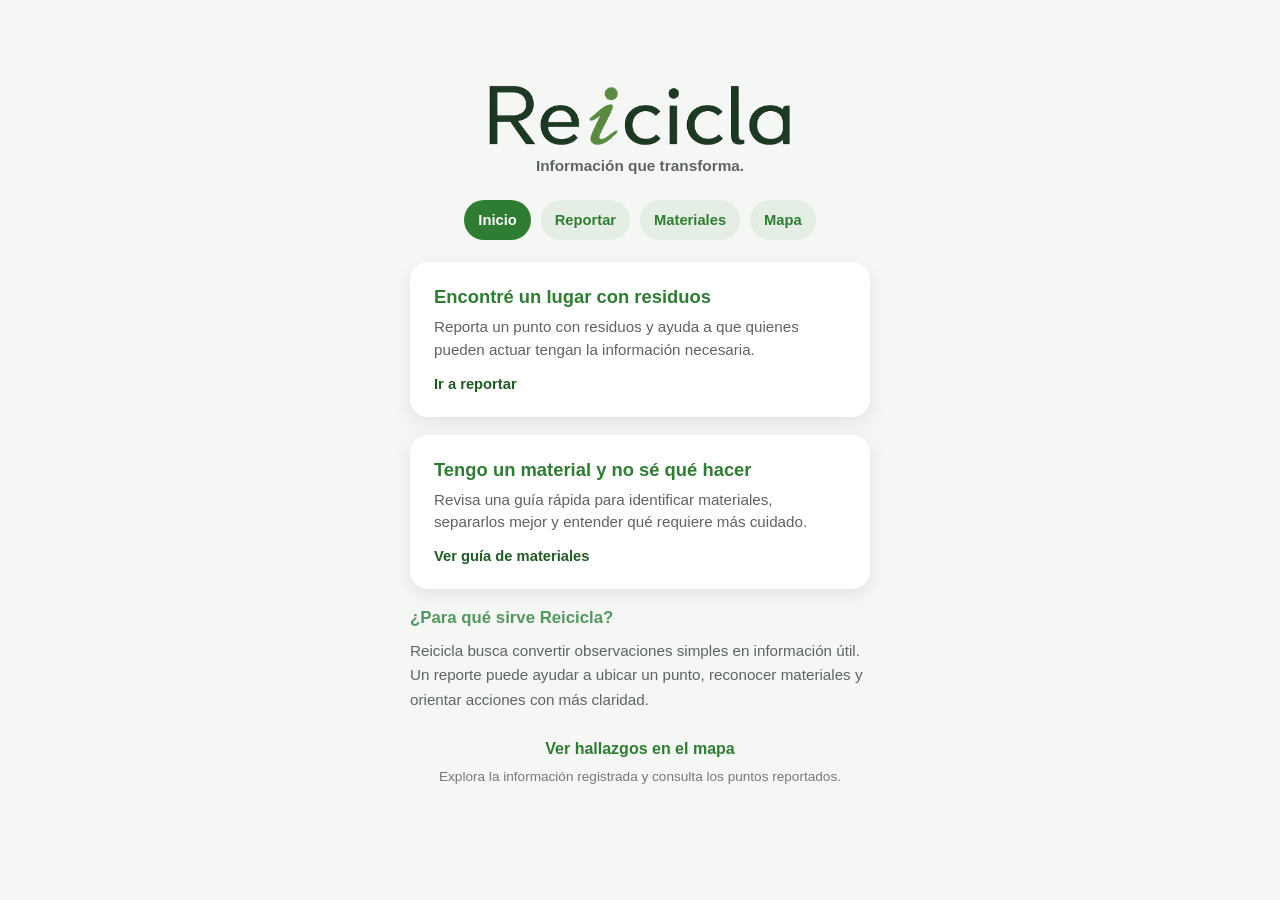
<file: index.html>
<!DOCTYPE html>
<html lang="es">
<head>
  <meta charset="UTF-8">
  <meta name="viewport" content="width=device-width, initial-scale=1.0">
  <title>Reicicla | Información que transforma</title>

  <link rel="icon" href="reicicla-favicon.svg" type="image/svg+xml">
<link rel="icon" href="reicicla-favicon.png" type="image/png">
<link rel="icon" href="reicicla-favicon.ico" type="image/x-icon">
<link rel="apple-touch-icon" href="reicicla-favicon.png">
<meta name="theme-color" content="#143d1f">
  
  <link rel="stylesheet" href="style.css">
</head>
<body>
  <main class="page">
    <div class="container">
      <header class="site-header">
        <img
          class="brand-logo"
          src="reicicla-logo.png"
          alt="Reicicla"
          width="320"
          height="96"
        >
        <h1 class="sr-only">Reicicla</h1>
        <h2 class="site-subtitle">Información que transforma.</h2>
      </header>

      <nav class="quick-nav" aria-label="Navegación principal">
        <a class="quick-link" href="index.html" aria-current="page">Inicio</a>
        <a class="quick-link" href="reportar.html">Reportar</a>
        <a class="quick-link" href="materiales.html">Materiales</a>
        <a class="quick-link" href="reportes.html">Mapa</a>
      </nav>

      <section class="actions" aria-label="Acciones principales">
        <a class="card" href="reportar.html">
          <div class="title">Encontré un lugar con residuos</div>
          <div class="description">
            Reporta un punto con residuos y ayuda a que quienes pueden actuar tengan la información necesaria.
          </div>
          <span class="card-link-text">Ir a reportar</span>
        </a>

        <a class="card" href="materiales.html">
          <div class="title">Tengo un material y no sé qué hacer</div>
          <div class="description">
            Revisa una guía rápida para identificar materiales, separarlos mejor y entender qué requiere más cuidado.
          </div>
          <span class="card-link-text">Ver guía de materiales</span>
        </a>
      </section>

      <section class="purpose-box" aria-labelledby="purpose-title">
        <h3 id="purpose-title">¿Para qué sirve Reicicla?</h3>
        <p>
          Reicicla busca convertir observaciones simples en información útil. Un reporte puede ayudar a ubicar un punto, reconocer materiales y orientar acciones con más claridad.
        </p>
      </section>

      <section class="map-access" aria-label="Acceso secundario">
        <a class="secondary-link strong-link" href="reportes.html">Ver hallazgos en el mapa</a>
        <p>Explora la información registrada y consulta los puntos reportados.</p>
      </section>

      <footer class="footer">
        <p></p>
      </footer>
    </div>
  </main>
</body>
</html>
</file>
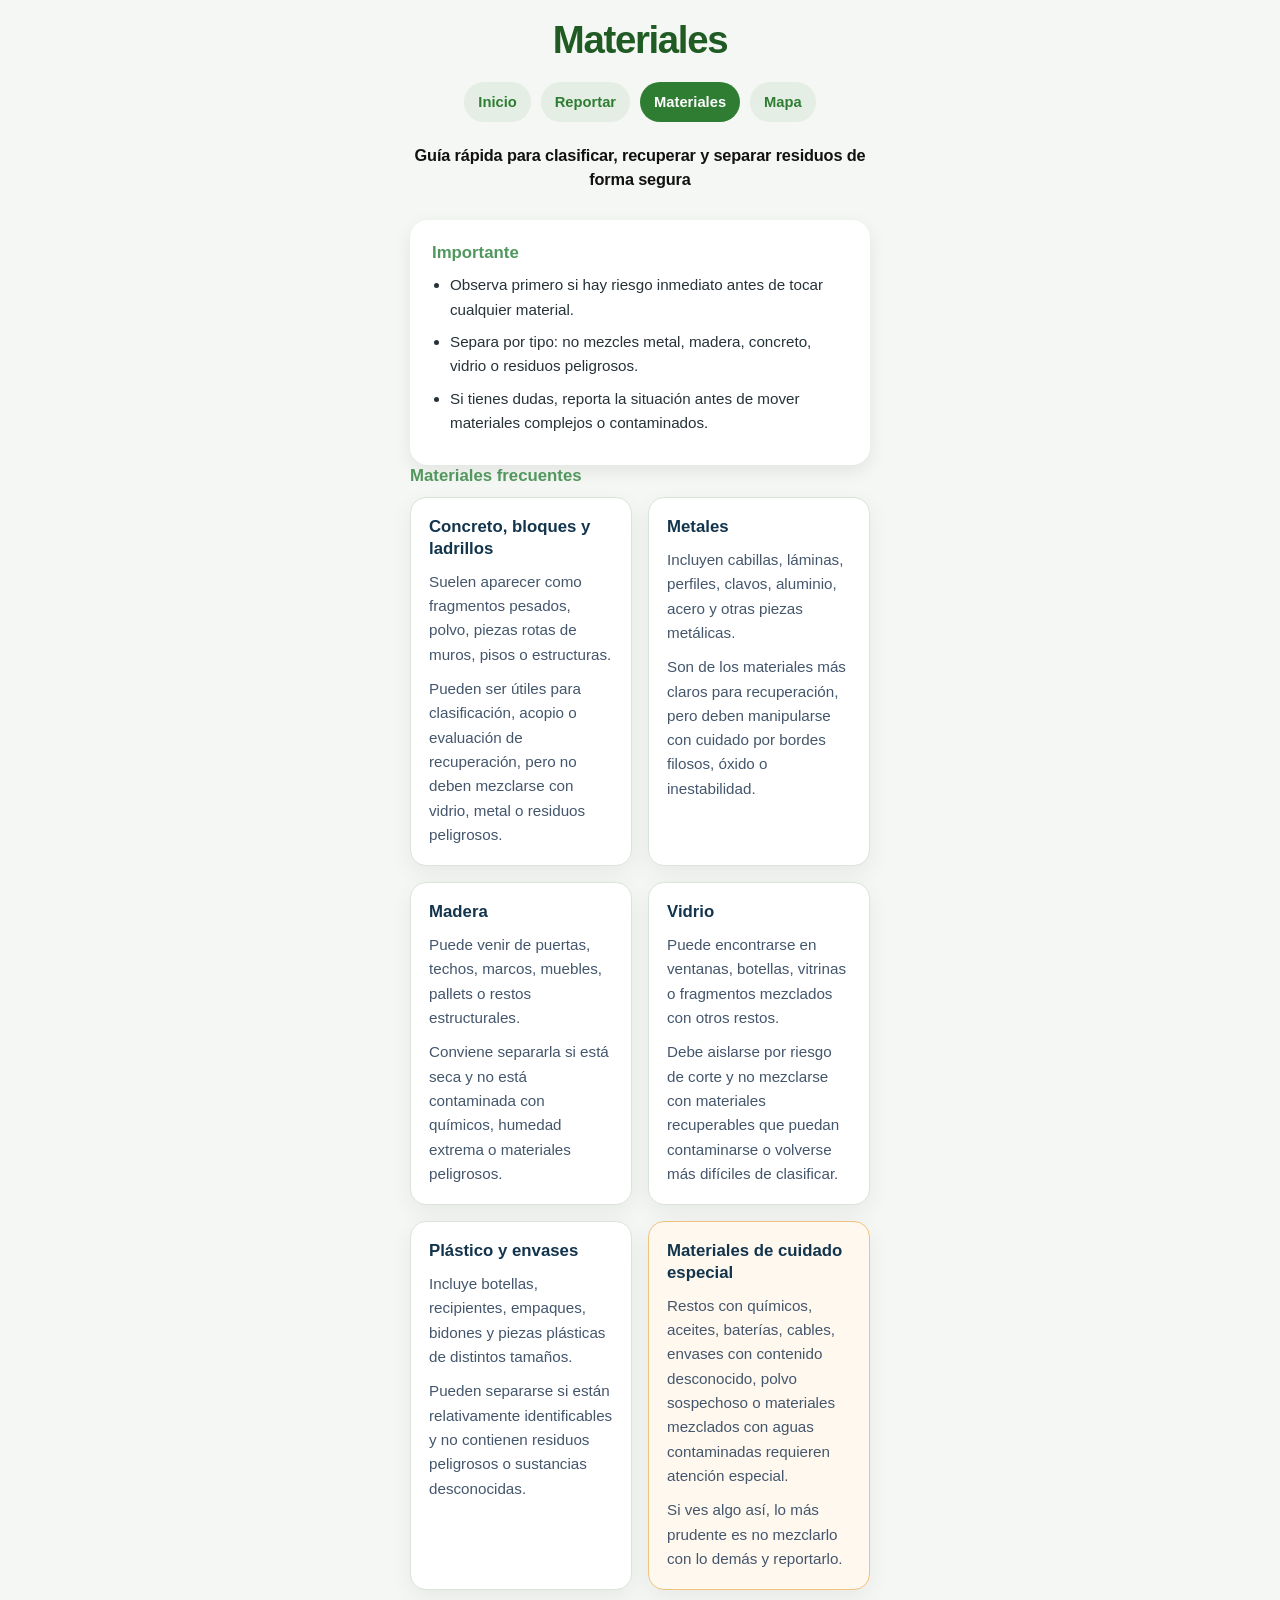
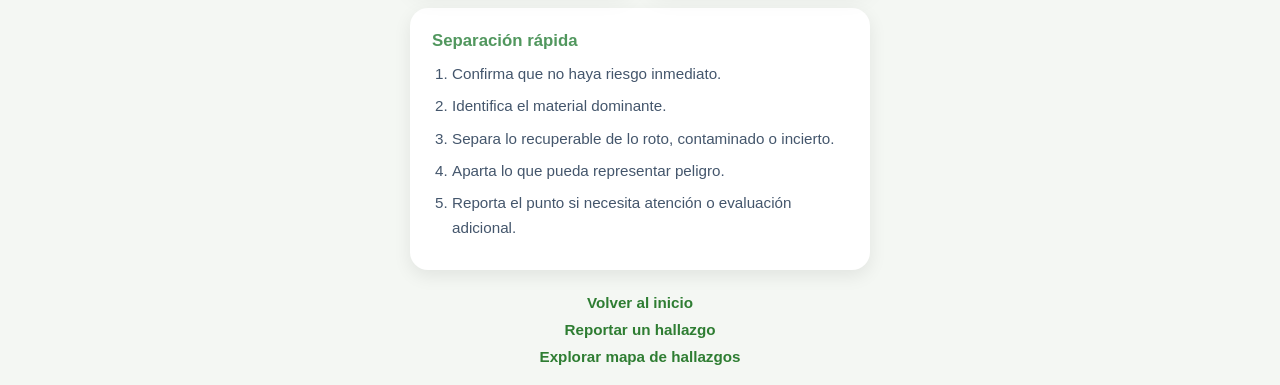
<file: materiales.html>
<!DOCTYPE html>
<html lang="es">
<head>
  <meta charset="UTF-8">
  <meta name="viewport" content="width=device-width, initial-scale=1.0">
  <title>Reicicla | Materiales</title>
  <link rel="stylesheet" href="style.css">
</head>

<body>
  <main class="page">
    <div class="container">
      <header class="site-header">
        <h1>Materiales</h1>
      </header>

      <nav class="quick-nav" aria-label="Navegación principal">
        <a class="quick-link" href="index.html">Inicio</a>
        <a class="quick-link" href="reportar.html">Reportar</a>
        <a class="quick-link" href="materiales.html" aria-current="page">Materiales</a>
        <a class="quick-link" href="reportes.html">Mapa</a>
      </nav>

      <section class="hero" aria-labelledby="materiales-title">
        <h2>
          Guía rápida para clasificar, recuperar y separar residuos de forma segura
        </h2>
      </section>

      <section class="info-box" aria-labelledby="como-usar-title">
        <h3 id="como-usar-title">Importante</h3>
        <ul>
          <li>Observa primero si hay riesgo inmediato antes de tocar cualquier material.</li>
          <li>Separa por tipo: no mezcles metal, madera, concreto, vidrio o residuos peligrosos.</li>
          <li>Si tienes dudas, reporta la situación antes de mover materiales complejos o contaminados.</li>
        </ul>
      </section>

      <section aria-labelledby="tipos-title">
        <h3 id="tipos-title" class="section-title">Materiales frecuentes</h3>

        <div class="materials-grid">
          <div class="material-card">
            <h4>Concreto, bloques y ladrillos</h4>
            <p>
              Suelen aparecer como fragmentos pesados, polvo, piezas rotas de muros, pisos o estructuras.
            </p>
            <p>
              Pueden ser útiles para clasificación, acopio o evaluación de recuperación, pero no deben mezclarse con vidrio, metal o residuos peligrosos.
            </p>
          </div>

          <div class="material-card">
            <h4>Metales</h4>
            <p>
              Incluyen cabillas, láminas, perfiles, clavos, aluminio, acero y otras piezas metálicas.
            </p>
            <p>
              Son de los materiales más claros para recuperación, pero deben manipularse con cuidado por bordes filosos, óxido o inestabilidad.
            </p>
          </div>

          <div class="material-card">
            <h4>Madera</h4>
            <p>
              Puede venir de puertas, techos, marcos, muebles, pallets o restos estructurales.
            </p>
            <p>
              Conviene separarla si está seca y no está contaminada con químicos, humedad extrema o materiales peligrosos.
            </p>
          </div>

          <div class="material-card">
            <h4>Vidrio</h4>
            <p>
              Puede encontrarse en ventanas, botellas, vitrinas o fragmentos mezclados con otros restos.
            </p>
            <p>
              Debe aislarse por riesgo de corte y no mezclarse con materiales recuperables que puedan contaminarse o volverse más difíciles de clasificar.
            </p>
          </div>

          <div class="material-card">
            <h4>Plástico y envases</h4>
            <p>
              Incluye botellas, recipientes, empaques, bidones y piezas plásticas de distintos tamaños.
            </p>
            <p>
              Pueden separarse si están relativamente identificables y no contienen residuos peligrosos o sustancias desconocidas.
            </p>
          </div>

          <div class="material-card material-card-alert">
            <h4>Materiales de cuidado especial</h4>
            <p>
              Restos con químicos, aceites, baterías, cables, envases con contenido desconocido, polvo sospechoso o materiales mezclados con aguas contaminadas requieren atención especial.
            </p>
            <p>
              Si ves algo así, lo más prudente es no mezclarlo con lo demás y reportarlo.
            </p>
          </div>
        </div>
      </section>

      <section class="checklist-box" aria-labelledby="separacion-title">
        <h3 id="separacion-title">Separación rápida</h3>
        <ol>
          <li>Confirma que no haya riesgo inmediato.</li>
          <li>Identifica el material dominante.</li>
          <li>Separa lo recuperable de lo roto, contaminado o incierto.</li>
          <li>Aparta lo que pueda representar peligro.</li>
          <li>Reporta el punto si necesita atención o evaluación adicional.</li>
        </ol>
      </section>


      <nav class="page-links" aria-label="Navegación secundaria">
        <a class="secondary-link" href="index.html">Volver al inicio</a>
        <a class="secondary-link" href="reportar.html">Reportar un hallazgo</a>
        <a class="secondary-link" href="reportes.html">Explorar mapa de hallazgos</a>
      </nav>
    </div>
  </main>
</body>
</html>
</file>
<file: style.css>
* {
  margin: 0;
  padding: 0;
  box-sizing: border-box;
}


:root {
  --bg: #f4f7f3;
  --surface: #ffffff;
  --surface-soft: #f9fcf8;
  --text: #263238;
  --muted: #5f6368;
  --muted-light: #777777;
  --primary: #2e7d32;
  --primary-dark: #1f5b23;
  --primary-soft: #81c784;
  --border: #dbe4da;
  --shadow: 0 6px 18px rgba(0, 0, 0, 0.08);
  --radius: 18px;
}


html {
  font-size: 16px;
}


body {
  font-family: -apple-system, BlinkMacSystemFont, "Segoe UI", Roboto, sans-serif;
  background: var(--bg);
  color: var(--text);
  min-height: 100vh;
}


.page {
  min-height: 100vh;
  display: flex;
  justify-content: center;
  align-items: center;
  padding: 20px;
}


.container {
  width: 100%;
  max-width: 420px;
}


.container-wide {
  max-width: 860px;
}


.site-header {
  text-align: center;
  margin-bottom: 18px;
}


.brand-logo {
  display: block;
  width: min(100%, 320px);
  height: auto;
  margin: 0 auto 2px;
}


h1 {
  font-size: clamp(1.9rem, 1.7rem + 0.9vw, 2.4rem);
  font-weight: 600;
  line-height: 1.05;
  letter-spacing: -0.035em;
  color: var(--primary-dark);
  text-align: center;
  margin: 0 0 6px;
}


.sr-only {
  position: absolute;
  width: 1px;
  height: 1px;
  margin: -1px;
  padding: 0;
  overflow: hidden;
  clip: rect(0, 0, 0, 0);
  clip-path: inset(50%);
  white-space: nowrap;
  border: 0;
}


.site-subtitle {
  margin-top: 2px;
  color: var(--muted);
  font-size: 0.96rem;
  line-height: 1.6;
}


.page-header {
  text-align: center;
  margin-bottom: 20px;
}


.page-subtitle {
  margin-top: 4px;
  color: var(--muted);
  font-size: 0.98rem;
  line-height: 1.55;
  text-align: center;
}


.hero {
  text-align: center;
  margin-bottom: 28px;
}


section.hero > h2,
.hero h2 {
  font-family: -apple-system, BlinkMacSystemFont, "Segoe UI", Roboto, sans-serif;
  font-size: 1.02rem;
  line-height: 1.45;
  margin-bottom: 12px;
  font-weight: 600;
  letter-spacing: -0.01em;
  color: #111111;
}


.hero p {
  color: var(--muted);
  line-height: 1.65;
  font-size: 0.94rem;
}


.quick-nav {
  display: flex;
  justify-content: center;
  flex-wrap: wrap;
  gap: 10px;
  margin-top: 22px;
  margin-bottom: 22px;
}


.quick-link {
  display: inline-flex;
  align-items: center;
  justify-content: center;
  min-height: 40px;
  padding: 10px 14px;
  border-radius: 999px;
  text-decoration: none;
  color: var(--primary);
  background: rgba(46, 125, 50, 0.08);
  font-size: 0.92rem;
  font-weight: 600;
  transition: background 0.2s ease, color 0.2s ease, transform 0.2s ease;
}


.quick-link:hover {
  background: rgba(46, 125, 50, 0.14);
  transform: translateY(-1px);
}


.quick-link[aria-current="page"] {
  background: var(--primary);
  color: #ffffff;
}


.actions {
  display: grid;
  gap: 18px;
}


.card {
  display: block;
  text-decoration: none;
  background: var(--surface);
  padding: 22px;
  border-radius: var(--radius);
  box-shadow: var(--shadow);
  border: 2px solid transparent;
  transition: transform 0.2s ease, border-color 0.2s ease, box-shadow 0.2s ease;
  color: inherit;
}


.card:hover {
  transform: translateY(-2px);
  border-color: var(--primary-soft);
  box-shadow: 0 10px 24px rgba(0, 0, 0, 0.10);
}


.card:focus-visible,
.secondary-link:focus-visible,
.quick-link:focus-visible {
  outline: 3px solid var(--primary);
  outline-offset: 3px;
}


.title {
  font-size: 1.15rem;
  font-weight: 700;
  color: var(--primary);
  margin-bottom: 8px;
}


.description {
  color: #616161;
  line-height: 1.5;
  font-size: 0.95rem;
}


.card-link-text {
  display: inline-block;
  margin-top: 14px;
  color: var(--primary-dark);
  font-size: 0.92rem;
  font-weight: 700;
}


.purpose-box {
  margin-top: 18px;
  padding: 0;
  background: transparent;
  border: none;
  box-shadow: none;
}


.info-box,
.form-section,
.map-section,
.legend-box,
.checklist-box {
  background: var(--surface);
  border-radius: var(--radius);
  box-shadow: var(--shadow);
  padding: 22px;
  margin-top: 18px;
}


.purpose-box h3,
.info-box h3,
.form-section h3,
.map-header h3,
.legend-box h3,
.checklist-box h3,
.section-title {
  color: #51975e;
  font-size: 1.05rem;
  margin-bottom: 10px;
  line-height: 1.3;
  font-weight: 700;
}


.purpose-box p,
.info-box p,
.form-helper,
.map-access p,
.footer,
.material-card p,
.checklist-box ol {
  line-height: 1.6;
}


.purpose-box p {
  color: var(--muted);
  font-size: 0.95rem;
}


.info-box ul {
  padding-left: 18px;
  color: var(--text);
  line-height: 1.6;
  font-size: 0.95rem;
}


.info-box li {
  margin-bottom: 8px;
}


.form-helper {
  color: var(--muted);
  font-size: 0.95rem;
  margin-bottom: 14px;
}


.form-embed-placeholder {
  border: 2px dashed var(--primary-soft);
  border-radius: 14px;
  padding: 20px;
  background: var(--surface-soft);
  text-align: center;
  color: var(--muted);
}


.tally-embed-wrapper {
  width: 100%;
  margin-top: 14px;
  border-radius: 14px;
  overflow: hidden;
  background: #ffffff;
}


.tally-embed-wrapper iframe {
  display: block;
  width: 100%;
  height: 520px;
  min-height: 520px;
  margin: 0;
  border: 0;
}


.map-access {
  text-align: center;
  margin-top: 28px;
}


.secondary-link {
  color: var(--primary);
  font-weight: 600;
  text-decoration: none;
  font-size: 0.95rem;
}


.secondary-link:hover {
  text-decoration: underline;
}


.strong-link {
  display: inline-block;
  font-size: 1rem;
}


.map-access p {
  margin-top: 8px;
  color: var(--muted-light);
  font-size: 0.85rem;
}


.page-links {
  margin-top: 24px;
  display: flex;
  flex-direction: column;
  gap: 10px;
  align-items: center;
}


.page-links .secondary-link {
  display: inline-block;
}


.footer {
  margin-top: 35px;
  text-align: center;
  font-size: 0.8rem;
  color: #8b8b8b;
}


.footer p + p {
  margin-top: 12px;
}


.map-header {
  display: flex;
  justify-content: space-between;
  align-items: center;
  gap: 12px;
  flex-wrap: wrap;
  margin-bottom: 16px;
}


.map-canvas {
  width: 100%;
  height: 460px;
  border-radius: 14px;
  overflow: hidden;
  background: #dfe8dc;
}


.legend-list {
  display: flex;
  flex-wrap: wrap;
  gap: 12px;
  margin-top: 12px;
}


.legend-item {
  display: inline-flex;
  align-items: center;
  gap: 8px;
  color: var(--muted);
  font-size: 0.92rem;
}


.legend-dot {
  width: 12px;
  height: 12px;
  border-radius: 50%;
  background: var(--primary);
}


.materials-grid {
  display: grid;
  gap: 16px;
}


.material-card {
  background: var(--surface);
  border: 1px solid var(--border);
  border-radius: 16px;
  padding: 18px;
  box-shadow: 0 8px 24px rgba(15, 23, 42, 0.06);
}


.material-card h4 {
  margin: 0 0 10px;
  font-size: 1.05rem;
  color: #12344d;
  line-height: 1.3;
}


.material-card p {
  margin: 0 0 10px;
  color: #44566c;
  font-size: 0.95rem;
}


.material-card p:last-child {
  margin-bottom: 0;
}


.material-card-alert {
  border-color: #f1c27d;
  background: #fff8ef;
}


.checklist-box ol {
  margin: 0;
  padding-left: 20px;
  color: #44566c;
  font-size: 0.95rem;
}


.checklist-box li {
  margin-bottom: 8px;
}


.map-status {
  margin: 0.75rem 0 1rem;
  font-size: 0.95rem;
  line-height: 1.5;
  color: #4b5563;
}


.map-status.error {
  color: #b42318;
  font-weight: 600;
}


.map-note {
  margin: 0.65rem 0 0;
  font-size: 0.8125rem;
  line-height: 1.45;
  color: #7a7a7a;
  max-width: 52ch;
}


.info-note {
  margin-top: 18px;
  padding: 0;
  background: transparent;
  border: none;
  box-shadow: none;
}


.info-note h3 {
  margin: 0 0 6px;
  font-size: 0.98rem;
  font-weight: 700;
  color: #111111;
  line-height: 1.3;
}


.info-note p {
  margin: 0;
  font-size: 0.9rem;
  line-height: 1.6;
  color: #555555;
}


@media (max-width: 640px) {
  .map-canvas {
    height: 380px;
  }
}


@media (min-width: 768px) {
  .container {
    max-width: 460px;
  }


  .hero h2 {
    font-size: 1.02rem;
  }


  .materials-grid {
    grid-template-columns: repeat(2, minmax(0, 1fr));
  }
}
</file>
